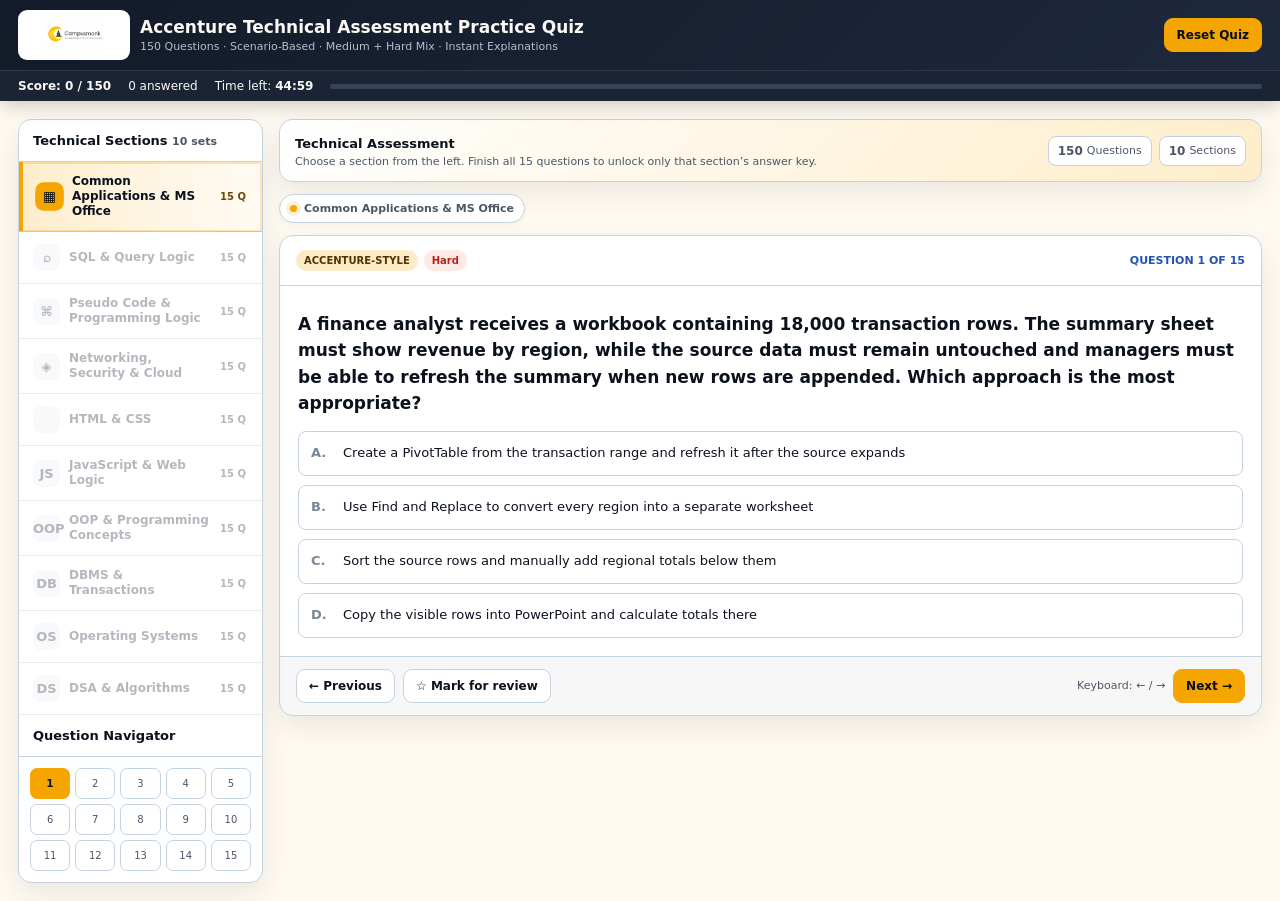
<file: src/games/html-assessments/accenture-technical/index.html>
<!doctype html>
<html lang="en"><head><meta charset="utf-8"><meta name="viewport" content="width=device-width,initial-scale=1">
<title>  — Accenture Technical Assessment Practice Quiz</title><style>
:root{
 /* Mirrors the app palette in src/app/globals.css so the quiz iframe reads
    as the same product. Keep these in sync with --primary/--background/
    --card/--foreground/--muted-foreground/--border there. */
 --brand:oklch(0.78 0.17 75);--brand2:oklch(0.70 0.16 70);--navy:oklch(0.18 0.025 260);
 --bg:oklch(0.985 0.012 86);--card:oklch(1 0 0);--ink:oklch(0.18 0.025 260);
 --muted:oklch(0.45 0.03 260);--line:oklch(0.86 0.025 248);--soft:oklch(0.95 0.05 86);
 --good:oklch(0.52 0.14 152);--goodbg:oklch(0.94 0.05 152);
 --bad:oklch(0.50 0.19 25);--badbg:oklch(0.94 0.05 25);
 --brand-ink:oklch(0.16 0.025 260);
 /* App bar. Branded dark in both themes, but in dark it sits just above the
    page background instead of below it. */
 --topbg:oklch(0.22 0.03 260);--topbg2:oklch(0.28 0.04 264);
 --topink:oklch(0.98 0.008 86);--topsub:oklch(0.80 0.02 258);
 --statsbg:oklch(0.26 0.035 262);--statsline:oklch(0.34 0.04 262);
 --track:oklch(0.38 0.04 262);
 --sunken:color-mix(in oklch,var(--ink),transparent 97%);
 --shadow:0 10px 28px color-mix(in oklch,var(--navy),transparent 92%)
}
*{box-sizing:border-box}html,body{margin:0;min-height:100%;font-family:Inter,ui-sans-serif,system-ui,-apple-system,Segoe UI,Roboto,Arial;color:var(--ink);background:var(--bg)}
/* Applied to <html> by the theme bridge before first paint, and to <body>
   by app.js; both are matched so neither can leave the other light. */
.dark{--bg:oklch(0.14 0.025 260);--card:oklch(0.20 0.028 260);--ink:oklch(0.97 0.012 86);
 --muted:oklch(0.73 0.025 255);--line:oklch(0.32 0.03 262);--soft:oklch(0.27 0.045 82);
 --brand:oklch(0.84 0.18 78);--brand2:oklch(0.76 0.16 72);
 --good:oklch(0.80 0.14 152);--goodbg:oklch(0.30 0.07 152);
 --bad:oklch(0.72 0.16 25);--badbg:oklch(0.30 0.08 25);
 --topbg:oklch(0.17 0.028 260);--topbg2:oklch(0.21 0.03 264);
 --statsbg:oklch(0.19 0.028 260);--statsline:oklch(0.26 0.03 262);
 --track:oklch(0.30 0.03 262);
 --sunken:color-mix(in oklch,var(--ink),transparent 94%);
 --shadow:0 16px 38px oklch(0 0 0 / .35)}
button,select{font:inherit}.top{position:sticky;top:0;z-index:20;background:linear-gradient(135deg,var(--topbg),var(--topbg2));color:var(--topink);box-shadow:0 4px 18px oklch(0 0 0 / .20)}
.topbar{max-width:1420px;margin:auto;padding:10px 18px;display:flex;align-items:center;justify-content:space-between;gap:14px}.brand{display:flex;align-items:center;gap:10px;min-width:0}
.brand img{width:112px;height:50px;object-fit:contain;background:#fff;border-radius:9px;padding:4px}.brand h1{font-size:17px;margin:0;white-space:nowrap}.brand p{font-size:11px;color:var(--topsub);margin:3px 0 0}
.topactions{display:flex;gap:7px;flex-wrap:wrap;justify-content:flex-end}.btn{border:1px solid var(--line);background:var(--card);color:var(--ink);padding:9px 12px;border-radius:9px;cursor:pointer;font-size:12px;font-weight:750}
.btn:hover{transform:translateY(-1px)}.btn.primary{background:var(--brand);border-color:var(--brand);color:var(--brand-ink)}.btn.darkbtn,.btn.ghost{background:var(--topbg2);border-color:var(--statsline);color:var(--topink)}
.stats{background:var(--statsbg);border-top:1px solid var(--statsline);color:var(--topink)}.statsin{max-width:1420px;margin:auto;padding:8px 18px;display:flex;gap:17px;align-items:center;font-size:12px}.progress{height:5px;background:var(--track);border-radius:99px;overflow:hidden;flex:1}.progress i{display:block;height:100%;width:0;background:linear-gradient(90deg,var(--brand2),var(--brand))}
.timer{font-variant-numeric:tabular-nums;font-weight:900}.timer.warn{color:#ffd15c}.timer.danger{color:#ff7474}
.wrap{max-width:1420px;margin:18px auto;padding:0 18px}.notice{background:var(--soft);border:1px solid color-mix(in oklch,var(--brand),transparent 45%);border-left:5px solid var(--brand);padding:10px 13px;border-radius:10px;margin-bottom:15px;font-size:12px;line-height:1.55}
.layout{display:grid;grid-template-columns:245px minmax(0,1fr);gap:16px;align-items:start}.sidebar{position:sticky;top:91px;background:var(--card);border:1px solid var(--line);border-radius:13px;overflow:hidden;box-shadow:var(--shadow)}
.sidehead{padding:13px 14px;border-bottom:1px solid var(--line);font-size:13px;font-weight:850}.sectionbtn{display:block;width:100%;text-align:left;border:0;border-bottom:1px solid var(--line);background:transparent;color:var(--ink);padding:12px 14px;cursor:pointer;font-size:12px;font-weight:750}
.sectionbtn.active{background:var(--soft);box-shadow:inset 4px 0 var(--brand)}.sectionbtn span{float:right;color:var(--muted);font-weight:650}.navgrid{padding:11px;display:grid;grid-template-columns:repeat(5,1fr);gap:5px;max-height:430px;overflow:auto}
.qnav{height:31px;border:1px solid var(--line);background:var(--card);color:var(--muted);border-radius:7px;font-size:10px;cursor:pointer}.qnav.current{background:var(--brand);border-color:var(--brand);color:var(--brand-ink);font-weight:900}.qnav.answered{box-shadow:inset 0 -3px var(--good)}
.main{min-width:0}.toolbar{display:flex;justify-content:space-between;align-items:center;gap:8px;flex-wrap:wrap;margin-bottom:12px}
.card{background:var(--card);border:1px solid var(--line);border-radius:14px;box-shadow:var(--shadow);overflow:hidden}.qtop{padding:14px 16px;border-bottom:1px solid var(--line);display:flex;justify-content:space-between;align-items:center;gap:10px}.badges{display:flex;gap:6px;flex-wrap:wrap}.badge{font-size:10px;font-weight:850;padding:5px 8px;border-radius:99px;background:#eef2f7;color:#475467}.dark .badge{background:#1d2838;color:#c2ccda}.badge.brand{background:color-mix(in oklch,var(--brand),transparent 78%);color:color-mix(in oklch,var(--brand),black 55%)}.dark .badge.brand{background:color-mix(in oklch,var(--brand),transparent 82%);color:var(--brand)}
.qbody{padding:18px}.qnum{font-size:11px;color:#2453b5;font-weight:900;text-transform:uppercase}.dark .qnum{color:#9bbaff}.qtext{font-size:17px;line-height:1.55;font-weight:750;margin:7px 0 15px;white-space:pre-line}
.code{background:#151719;color:#f4f5f7;border:1px solid #333;border-radius:8px;padding:14px;overflow:auto;font:12px/1.55 ui-monospace,SFMono-Regular,Menlo,Consolas,monospace;white-space:pre-wrap;margin:10px 0 15px}
.options{display:grid;gap:9px}.opt{display:flex;gap:10px;width:100%;align-items:flex-start;text-align:left;border:1px solid var(--line);background:var(--card);color:var(--ink);padding:12px;border-radius:8px;cursor:pointer;font-size:13px;line-height:1.45}.opt:hover:not(:disabled){border-color:var(--brand);background:var(--soft)}
.opt.correct{background:var(--goodbg);border-color:var(--good);color:var(--good)}.opt.wrong{background:var(--badbg);border-color:var(--bad);color:var(--bad)}.opt:disabled{cursor:default}.letter{min-width:22px;font-weight:900;color:#7a8798}
.explain{display:none;margin-top:14px;padding:12px 14px;border-left:4px solid #2563eb;background:#eff6ff;color:#1e3a8a;border-radius:4px;font-size:12px;line-height:1.55}.dark .explain{background:#11203b;color:#c0d3ff}
.actions{display:flex;justify-content:space-between;gap:10px;padding:12px 16px;border-top:1px solid var(--line);background:var(--sunken)}.leftactions,.rightactions{display:flex;gap:8px;align-items:center}.small{font-size:11px;color:var(--muted)}
.result{display:none;margin-top:16px}.result.show{display:block}.resultin{padding:20px}.scorebig{font-size:35px;font-weight:950}.resultgrid{display:grid;grid-template-columns:repeat(4,1fr);gap:10px;margin-top:14px}.metric{border:1px solid var(--line);border-radius:10px;padding:12px}.metric b{display:block;font-size:18px}.metric span{font-size:11px;color:var(--muted)}
.modal{display:none;position:fixed;inset:0;z-index:50;background:#030712b8;align-items:center;justify-content:center;padding:18px}.modal.show{display:flex}.modalbox{width:min(760px,100%);max-height:90vh;overflow:auto;background:var(--card);color:var(--ink);border:1px solid var(--line);border-radius:16px;box-shadow:0 25px 70px #0008}.modalhead{padding:15px 17px;border-bottom:1px solid var(--line);display:flex;justify-content:space-between}.modalbody{padding:17px}.modalbody p{font-size:12px;color:var(--muted);line-height:1.6}.close{border:0;background:transparent;color:var(--muted);font-size:22px;cursor:pointer}
@media(max-width:900px){.layout{grid-template-columns:1fr}.sidebar{position:static}.navgrid{max-height:230px}.resultgrid{grid-template-columns:repeat(2,1fr)}}@media(max-width:600px){.topbar{align-items:flex-start}.brand img{width:94px;height:44px}.brand h1{font-size:13px;white-space:normal}.brand p{display:none}.statsin{flex-wrap:wrap}.progress{flex-basis:100%;order:3}.wrap{padding:0 9px}.qtext{font-size:15px}.actions{position:static;flex-wrap:wrap}}

/* --- Assessment polish --- */
.sectionbtn{position:relative;display:flex;align-items:center;gap:9px;min-height:49px;overflow:hidden;transition:background .2s ease,transform .2s ease,padding-left .2s ease}
.sectionbtn:hover{background:var(--soft);padding-left:17px}
.sectionbtn.active{background:linear-gradient(90deg,color-mix(in oklch,var(--brand),transparent 80%),color-mix(in oklch,var(--brand),transparent 96%));padding-left:17px}
.sectionbtn.active .sectionIcon{background:var(--brand);color:var(--brand-ink);transform:scale(1.06)}
.sectionIcon{display:grid;place-items:center;width:27px;height:27px;border-radius:8px;background:#edf1f6;color:#65758b;font-size:13px;transition:all .2s ease;flex:0 0 27px}
.dark .sectionIcon{background:#1b2636;color:#aebbd0}
.sectionName{flex:1;line-height:1.25}
.sectionCount{font-size:10px;color:var(--muted);font-weight:850;padding-right:2px}
.activeLine{position:absolute;left:0;top:7px;bottom:7px;width:4px;border-radius:0 5px 5px 0;background:var(--brand);transform:scaleY(0);transition:transform .22s ease;transform-origin:center}
.sectionbtn.active .activeLine{transform:scaleY(1)}
.sectionStatus{display:inline-flex;align-items:center;gap:7px;border:1px solid var(--line);background:var(--card);border-radius:999px;padding:7px 10px;font-size:11px;color:var(--muted);box-shadow:0 2px 7px #0000000a}
.statusDot{width:7px;height:7px;border-radius:50%;background:var(--brand);box-shadow:0 0 0 4px color-mix(in oklch,var(--brand),transparent 84%)}
.badge.medium{background:#e8f1ff;color:#1d4ed8}.badge.hard{background:#ffe5e1;color:#b42318}
.dark .badge.medium{background:#162b4d;color:#9ec0ff}.dark .badge.hard{background:#3b1d1b;color:#ffaaa0}
.miniIntro{display:flex;justify-content:space-between;align-items:center;gap:14px;margin-bottom:12px;padding:13px 15px;border:1px solid var(--line);border-radius:13px;background:linear-gradient(135deg,var(--card),var(--soft));box-shadow:var(--shadow)}
.miniIntro b{font-size:13px}.miniIntro span{display:block;color:var(--muted);font-size:11px;margin-top:3px}
.miniStats{display:flex;gap:7px;flex-wrap:wrap;justify-content:flex-end}.miniStats span{display:inline-flex!important;align-items:center;gap:4px;border:1px solid var(--line);background:var(--card);padding:7px 9px;border-radius:8px;margin:0!important}.miniStats span b{font-size:12px}
.sectionPulse{animation:sectionPulse .32s ease}.qbody{transition:background .2s ease}.opt{transition:transform .15s ease,border-color .15s ease,background .15s ease}.opt:hover:not(:disabled){transform:translateX(2px)}
@keyframes sectionPulse{0%{opacity:.55;transform:translateY(4px)}100%{opacity:1;transform:translateY(0)}}
@media(max-width:760px){.miniIntro{align-items:flex-start;flex-direction:column}.miniStats{justify-content:flex-start}.sectionStatus{width:100%;justify-content:center}}

.result.show{animation:resultIn .35s ease}.resultin{padding:22px}
@keyframes resultIn{from{opacity:0;transform:translateY(12px)}to{opacity:1;transform:translateY(0)}}

.sectionbtn{cursor:pointer;user-select:none}.sectionbtn.locked{opacity:.42;cursor:not-allowed;filter:grayscale(.2);pointer-events:auto}.sectionbtn.locked:hover{transform:none;background:transparent}.keyActions{display:flex;justify-content:flex-end;margin-top:14px;padding-top:14px;border-top:1px solid var(--line)}
.sectionbtn:active{transform:scale(.985)}
.sectionbtn .sectionName{float:none!important}
.sectionbtn .sectionCount{float:none!important}
.sectionbtn .sectionIcon{float:none!important}
.badge.easy{background:#e9f9ef;color:#16703a}
.dark .badge.easy{background:#173524;color:#91e6ad}
.sectionKey{display:none;margin-top:14px}
.sectionKey.show{display:block;animation:resultIn .3s ease}
.keyInner{padding:18px}
.keyTitle{display:flex;justify-content:space-between;align-items:center;gap:10px;border-bottom:1px solid var(--line);padding-bottom:12px}
.keyTitle h3{margin:3px 0 0;font-size:16px}
.keyDone{font-size:11px;font-weight:900;background:var(--goodbg);color:var(--good);border:1px solid color-mix(in oklch,var(--good),transparent 55%);padding:7px 10px;border-radius:999px}
.keyHint{font-size:12px;color:var(--muted);line-height:1.5;margin:12px 0}
.keyGrid{display:grid;grid-template-columns:repeat(5,1fr);gap:7px}
.keyItem{display:flex;align-items:center;gap:7px;border:1px solid var(--line);border-radius:8px;padding:9px;background:var(--card);font-size:11px}
.keyItem b{font-size:11px}.keyItem span{color:var(--muted);flex:1}.keyItem em{font-style:normal;font-weight:900}
.keyItem.ok{border-left:3px solid var(--good)}.keyItem.ok em{color:var(--good)}
.keyItem.bad{border-left:3px solid var(--bad)}.keyItem.bad em{color:var(--bad)}
@media(max-width:700px){.keyGrid{grid-template-columns:repeat(2,1fr)}}

/* Section navigation: unmistakable active state */
.sidebar{overflow:visible}
.sectionbtn{border-left:0!important}
.sectionbtn.active{outline:2px solid color-mix(in oklch,var(--brand),transparent 72%);outline-offset:-2px}
.sectionbtn.active .sectionName{font-weight:900;color:var(--ink)}
.sectionbtn.active .sectionCount{color:color-mix(in oklch,var(--brand),black 45%)}
.dark .sectionbtn.active .sectionCount{color:var(--brand)}
.sectionIcon{font-weight:900}
.sectionKey .keyHint{margin-bottom:14px}

/* Enhanced assessment question styling */
.badge.medium{background:#e9f1ff;color:#2457a7}
.badge.hard{background:#ffe9e5;color:#b42318}
.badge.easy{background:#e9f9ef;color:#16703a}
.dark .badge.medium{background:#172b48;color:#9fc4ff}
.dark .badge.hard{background:#42211d;color:#ffaaa0}
.dark .badge.easy{background:#173524;color:#91e6ad}

/* Exact section-answer-key interaction: hidden until current section is complete */
.keyGrid{grid-template-columns:repeat(5,minmax(0,1fr));gap:8px}
.keyItem{min-height:34px}
@media(max-width:900px){.keyGrid{grid-template-columns:repeat(3,minmax(0,1fr))}}
@media(max-width:600px){.keyGrid{grid-template-columns:repeat(2,minmax(0,1fr))}}
</style>
<style>
/* Final result should contain summary only; hide question-by-question review */
#resultList, #resultQuestions, .resultList, .resultQuestions, .result-detail-list {
  display:none !important;
}
</style>
<style>#reviewlist,.reviewlist,.reviewitem{display:none!important}</style></head>
<body>
<header class="top"><div class="topbar">
<div class="brand"><img src="[data-uri]" alt=" "><div><h1>Accenture Technical Assessment Practice Quiz</h1><p>150 Questions · Scenario-Based · Medium + Hard Mix · Instant Explanations</p></div></div>
<div class="topactions"><button class="btn primary" onclick="resetQuiz()">Reset Quiz</button></div>
</div><div class="stats"><div class="statsin"><b id="score">Score: 0 / 150</b><span id="answered">0 answered</span><span>Time left: <span id="timer" class="timer">45:00</span></span><div class="progress"><i id="progress"></i></div></div></div></header>
<main class="wrap">
<div class="layout"><aside class="sidebar"><div class="sidehead">Technical Sections <span class="small">10 sets</span></div><div id="sections"></div><div class="sidehead">Question Navigator</div><div id="navgrid" class="navgrid"></div></aside>
<section class="main">
<div class="miniIntro"><div><b>Technical Assessment</b><span>Choose a section from the left. Finish all 15 questions to unlock only that section’s answer key.</span></div><div class="miniStats"><span><b>150</b> Questions</span><span><b>10</b> Sections</span></div></div>
<div class="toolbar"><span id="sectionLabel" class="sectionStatus"><span class="statusDot"></span><b></b></span></div>
<article class="card"><div class="qtop"><div class="badges"><span class="badge brand">ACCENTURE-STYLE</span><span id="tag" class="badge">Practice</span></div><div id="qnum" class="qnum">Question 1 of 15</div></div>
<div class="qbody"><div id="qtitle" class="qtext"></div><pre id="code" class="code"></pre><div id="options" class="options"></div><div id="explain" class="explain"><b>Explanation:</b> <span id="explainText"></span></div></div>
<div class="actions"><div class="leftactions"><button id="prevBtn" class="btn" onclick="prev()">← Previous</button><button id="flagBtn" class="btn" onclick="flag()">☆ Mark for review</button></div><div class="rightactions"><span class="small">Keyboard: ← / →</span><button type="button" id="nextBtn" class="btn primary" onclick="next()">Next →</button></div></div></article>
<section id="sectionKey" class="card sectionKey"><div class="keyInner">
<div class="keyTitle"><div><span class="small">Section complete</span><h3 id="keySectionName">Answer Key</h3></div><span class="keyDone">✓ Completed</span></div>
<p class="keyHint">You attempted every question in this section. Review your answers below before moving to another section.</p>
<div id="keyGrid" class="keyGrid"></div>
<div class="keyActions"><button type="button" id="nextSectionBtn" class="btn primary" onclick="continueFromKey()">Next Section →</button></div>
</div></section>
<section id="result" class="card result"><div class="resultin"><div class="small">Assessment Result · 150 Questions</div><div id="finalScore" class="scorebig">0/0</div><div class="resultgrid"><div class="metric"><b id="accuracy">0%</b><span>Accuracy</span></div><div class="metric"><b id="attempted">0</b><span>Attempted</span></div><div class="metric"><b id="remaining">150</b><span>Unattempted</span></div><div class="metric"><b id="flagged">0</b><span>Marked</span></div></div><div style="margin-top:12px"><button class="btn primary" onclick="scrollTo({top:0,behavior:'smooth'})">Back to Questions</button></div></div></section>
</section></div></main>
<script src="app.js"></script>
</body></html>
</file>
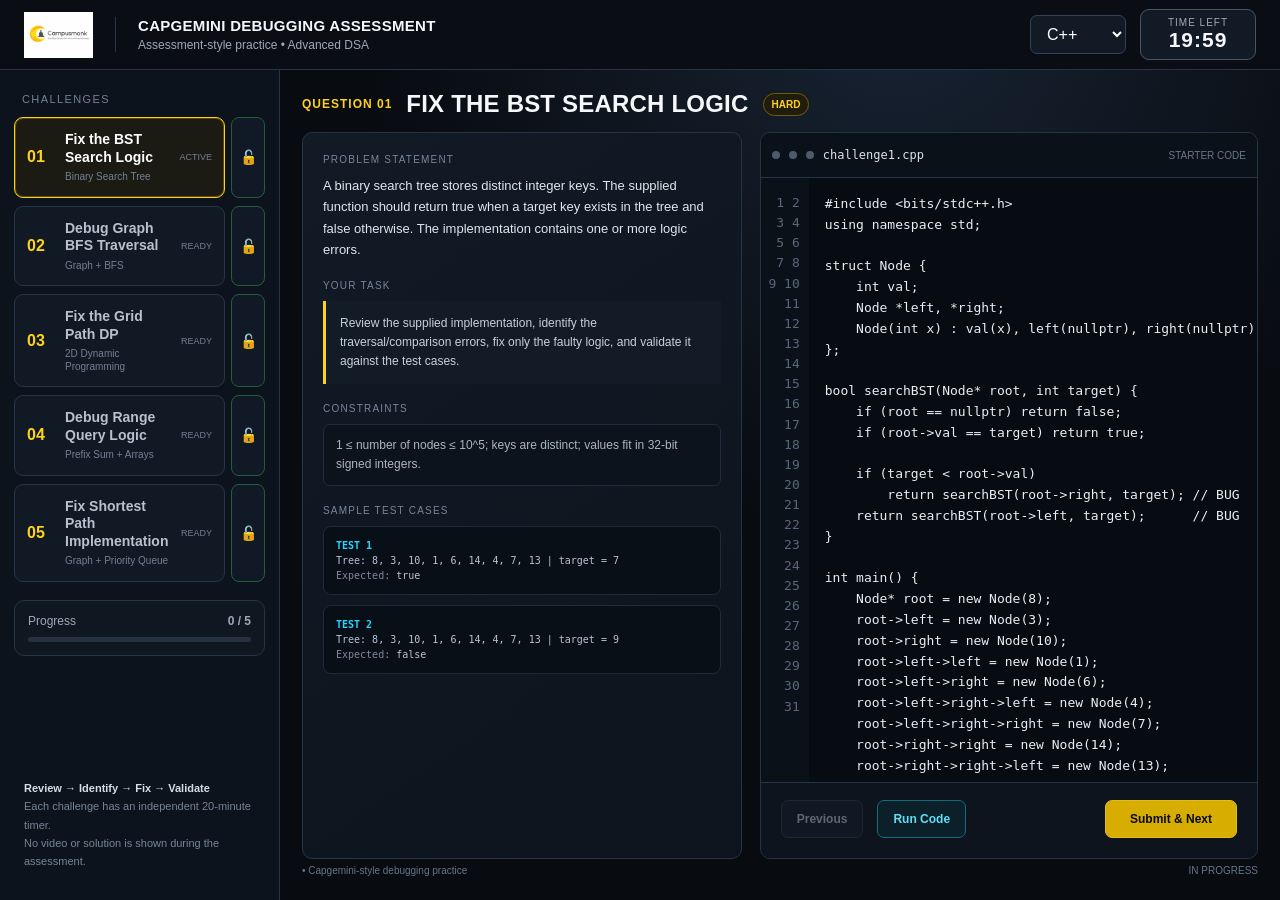
<file: src/games/html-assessments/debugging-assessment-1/index.html>
<!doctype html>
<html lang="en">
<head>
<meta charset="utf-8">
<meta name="viewport" content="width=device-width,initial-scale=1">
<title>  — Capgemini Debugging Assessment</title>
<style>
:root {
  --bg:#080b10; --panel:#101721; --panel2:#141d29; --line:#263447;
  --text:#f5f7fa; --muted:#9ca9b8; --yellow:#ffd21a; --amber:#ffad12;
  --cyan:#27d7ff; --danger:#ff4d4d; --green:#52d273;
}
*{box-sizing:border-box} body{margin:0;background:radial-gradient(circle at 70% 0%,#182333 0,#080b10 42%);color:var(--text);font-family:Inter,Segoe UI,Arial,sans-serif;min-height:100vh;overflow-y:auto}
button,select{font:inherit} button{cursor:pointer}
.top{height:70px;border-bottom:1px solid var(--line);background:#0a0e14;display:flex;align-items:center;padding:0 24px;gap:22px}
.logo{height:46px;width:auto;max-width:210px;object-fit:contain;object-position:left center}
.brand{border-left:1px solid var(--line);padding-left:22px}
.brand b{font-size:15px;letter-spacing:.3px} .brand span{display:block;color:var(--muted);font-size:12px;margin-top:3px}
.topright{margin-left:auto;display:flex;align-items:center;gap:14px}
.timer{min-width:116px;text-align:center;border:1px solid #47556a;background:#121a25;border-radius:9px;padding:7px 13px}
.timer small{display:block;color:var(--muted);font-size:10px;text-transform:uppercase;letter-spacing:1px} .timer strong{font-size:21px;letter-spacing:1px}
.timer.warning strong{color:var(--amber)} .timer.danger strong{color:var(--danger)}
.lang{background:#111a25;color:#fff;border:1px solid #344258;border-radius:7px;padding:9px 12px}.lang option{background:#fff;color:#111}
.layout{min-height:calc(100vh - 70px);display:grid;grid-template-columns:280px minmax(0,1fr);min-width:0;align-items:stretch}
.sidebar{border-right:1px solid var(--line);background:#0d131c;padding:20px 14px;display:flex;flex-direction:column}
.side-title{font-size:11px;text-transform:uppercase;color:#748297;letter-spacing:1.4px;margin:3px 8px 12px}
.qnav{display:grid;gap:8px}
.qbtn{border:1px solid #263548;background:#111925;color:#b8c2cf;border-radius:9px;text-align:left;padding:13px 12px;display:grid;grid-template-columns:28px minmax(0,1fr) auto;align-items:center;gap:10px;transition:.15s;min-width:0;width:100%;overflow:hidden}
.qbtn:hover{border-color:#506078} .qbtn.active{border-color:var(--yellow);background:#1b1b13;color:#fff;box-shadow:0 0 0 1px #5b4b00 inset}
.qbtn.locked{opacity:.42;cursor:not-allowed} .qnum{font-weight:800;color:var(--yellow);width:28px;min-width:28px} .qbtn > span:nth-child(2){min-width:0;display:block;overflow:hidden}.qbtn b{display:block;font-size:14px;line-height:1.25;white-space:normal;overflow-wrap:anywhere}.qmeta{display:block;font-size:10px;color:#738094;margin-top:5px;line-height:1.25;white-space:normal;overflow-wrap:anywhere}.status{white-space:nowrap;align-self:center}
.status{font-size:9px;color:#738094;text-align:right} .qbtn.done .status{color:var(--green)}
.progress{margin-top:18px;border:1px solid var(--line);border-radius:10px;padding:13px;background:#0f1721}
.progress-head{display:flex;justify-content:space-between;font-size:12px;color:var(--muted)} .bar{height:5px;background:#253141;border-radius:10px;margin-top:9px;overflow:hidden} .bar i{display:block;height:100%;width:20%;background:var(--yellow)}
.rules{margin-top:auto;color:#778598;font-size:11px;line-height:1.65;padding:10px}
.main{padding:20px 22px 14px;display:flex;flex-direction:column;min-width:0;min-height:0}
.question-head{display:flex;align-items:center;gap:14px;margin-bottom:14px;min-width:0;flex-wrap:wrap}.question-head h1{min-width:0;overflow-wrap:anywhere}
.qtag{color:var(--yellow);font-weight:800;font-size:12px;letter-spacing:1px} h1{font-size:24px;margin:0;text-transform:uppercase;letter-spacing:.2px} .pill{font-size:10px;border:1px solid #765d00;color:var(--yellow);background:#211d0c;padding:5px 8px;border-radius:999px;text-transform:uppercase;font-weight:700}
.workspace{display:grid;grid-template-columns:minmax(430px,46%) minmax(0,54%);gap:18px;min-height:0;flex:1;width:100%;min-width:0}
.card{background:linear-gradient(145deg,#111a25,#0d141e);border:1px solid var(--line);border-radius:10px;min-height:0;overflow:hidden}
.problem{display:flex;flex-direction:column;min-height:0}
.problem-body{padding:20px 20px 24px;overflow:auto;min-width:0;overflow-wrap:anywhere}
.section-title{font-size:10px;text-transform:uppercase;color:#77869a;letter-spacing:1.2px;margin:0 0 9px;line-height:1.3}
.statement{font-size:13px;line-height:1.65;color:#e1e6ed;margin:0 0 18px;overflow-wrap:anywhere}
.taskbox{border-left:3px solid var(--yellow);background:#121b26;padding:13px 14px;font-size:12px;line-height:1.6;color:#c8d0db;margin-bottom:18px;overflow-wrap:anywhere}
.constraints{font-size:12px;line-height:1.55;color:#aab5c3;background:#0c131c;border:1px solid #202d3e;border-radius:7px;padding:11px 12px;margin-bottom:18px;overflow-wrap:anywhere}
.tests{display:grid;gap:10px;min-width:0} .test{background:#090f17;border:1px solid #1f2b3a;border-radius:8px;padding:11px 12px;font-family:ui-monospace,SFMono-Regular,Consolas,monospace;font-size:10px;color:#b9c5d4;line-height:1.5;white-space:normal;overflow-wrap:anywhere;word-break:break-word}
.test b{color:var(--cyan);font-weight:600}
.editor{display:flex;flex-direction:column;min-width:0;min-height:560px;width:100%}
.editor-top{height:45px;background:#0b1119;border-bottom:1px solid var(--line);display:flex;align-items:center;padding:0 11px;gap:9px}
.file{font:12px ui-monospace,monospace;color:#dbe2eb} .dot{width:8px;height:8px;border-radius:50%;background:#4c5a6c}
.editor-wrap{position:relative;display:flex;flex:1;min-height:0;background:#070c12}
.lines{width:48px;background:#0b1119;color:#58677b;text-align:right;padding:15px 9px 15px 0;font:13px/1.55 ui-monospace,monospace;overflow:hidden;user-select:none}
textarea{flex:1;min-width:0;min-height:0;resize:none;border:0;outline:0;background:#070c12;color:#e9eef5;padding:16px 16px;font:13px/1.6 ui-monospace,SFMono-Regular,Consolas,monospace;white-space:pre;overflow:auto;tab-size:4}
.actions{height:66px;background:#0d141e;border-top:1px solid var(--line);display:grid;grid-template-columns:auto auto 1fr;align-items:center;gap:12px;padding:10px 16px;flex-shrink:0;position:relative;z-index:3}
.actions #submit{justify-self:end;margin-left:0!important;min-width:132px}
.btn{border:1px solid #344258;background:#151f2c;color:#dce3ec;border-radius:7px;padding:10px 15px;font-weight:700;font-size:12px;white-space:nowrap;min-height:38px}
.btn:hover{border-color:#65758c} .btn.primary{background:#d6ad00;color:#090b0e;border-color:#e3bd12} .btn.run{border-color:#146b7d;color:#62ddf7;background:#0b2028} .btn:disabled{opacity:.4;cursor:not-allowed}
.output{position:absolute;left:0;right:0;bottom:0;background:#0d141d;border-top:1px solid #2d3b4d;max-height:150px;overflow:auto;padding:10px 14px;font:11px/1.5 ui-monospace,monospace;display:none}
.output.show{display:block} .ok{color:var(--green)} .err{color:var(--danger)} .info{color:#b6c1cf}
.footerline{height:27px;padding-top:6px;color:#66758a;font-size:10px;display:flex;justify-content:space-between}
.modal{position:fixed;inset:0;background:#000b;display:none;align-items:center;justify-content:center;z-index:20}
.modal.show{display:flex} .modalbox{width:430px;background:#111a25;border:1px solid #39495e;border-radius:12px;padding:22px;box-shadow:0 25px 80px #000}
.modalbox h2{margin:0 0 8px;font-size:19px} .modalbox p{color:#9eabba;font-size:12px;line-height:1.5} .stats{display:grid;grid-template-columns:1fr 1fr 1fr;gap:8px;margin:15px 0} .stat{border:1px solid #29384a;border-radius:8px;padding:11px;background:#0c131c;text-align:center} .stat b{font-size:20px;display:block;color:var(--yellow)} .stat span{font-size:9px;color:#77869a;text-transform:uppercase}
@media(max-width:1150px) and (min-width:901px){.layout{grid-template-columns:250px minmax(0,1fr)}.workspace{grid-template-columns:minmax(400px,46%) minmax(0,54%);gap:14px}.main{padding:16px}.top{padding:0 14px}.brand{display:none}}
@media(max-width:900px){
body{overflow:auto;height:auto;min-width:0}
.top{height:64px;padding:0 12px;gap:10px}
.logo{height:40px;max-width:120px}
.brand{display:block;border-left:1px solid var(--line);padding-left:10px;min-width:0}
.brand b{font-size:11px;display:block;white-space:nowrap;overflow:hidden;text-overflow:ellipsis}
.brand span{font-size:9px;white-space:nowrap;overflow:hidden;text-overflow:ellipsis}
.topright{gap:6px}.topright .lang{padding:7px 8px;font-size:11px}.timer{min-width:82px;padding:5px 7px}.timer strong{font-size:16px}
.layout{display:block;height:auto;min-height:calc(100vh - 64px);min-width:0}
.sidebar{display:none}
.main{padding:12px;overflow:visible;min-width:0}
.question-head{gap:8px;margin-bottom:12px;align-items:center}.question-head h1{font-size:19px;line-height:1.2;flex:1 1 100%;order:3}.qtag{font-size:11px}.pill{font-size:9px}
.workspace{grid-template-columns:1fr;grid-template-rows:auto auto;gap:12px;overflow:visible;min-width:0}
.problem,.editor{width:100%;min-width:0;min-height:0}
.problem-body{padding:16px}.statement{font-size:12px;line-height:1.55}.taskbox{font-size:11px}.constraints{font-size:11px}
.editor{height:600px}.actions{height:66px;grid-template-columns:auto auto 1fr;gap:10px;padding:10px 14px;flex-wrap:nowrap}.actions #submit{justify-self:end;margin-left:0!important;min-width:124px}.btn{padding:9px 12px;min-width:0}
.footerline{height:auto;padding:8px 2px 14px;gap:8px;flex-wrap:wrap}
}
.actions{display:grid;grid-template-columns:auto auto 1fr;align-items:center;gap:14px;width:100%;box-sizing:border-box;padding:16px 20px 20px!important;min-height:76px;overflow:visible}.actions .btn{margin:0!important;box-sizing:border-box;white-space:nowrap}.actions #submit{justify-self:end;margin-left:0!important}.editor .code{flex:1 1 auto;min-height:0;overflow:auto}.actions{flex:0 0 auto}
@media(max-width:520px){.topright .lang{display:none}.brand{max-width:175px}.question-head h1{font-size:17px}.editor{height:560px}.actions{grid-template-columns:auto auto 1fr;gap:12px;padding:16px 20px 20px;box-sizing:border-box;min-height:78px}.actions .btn{font-size:10px;padding:10px 12px;margin:0;box-sizing:border-box;white-space:nowrap}.actions #submit{min-width:112px;margin-left:auto}.editor{overflow:hidden}.actions{flex-shrink:0}}


/* Manual question lock/unlock only */
.qrow{display:grid;grid-template-columns:minmax(0,1fr) 34px;gap:6px;min-width:0;align-items:stretch}.qrow .qbtn{min-width:0}.lockbtn{border:1px solid #344258;background:#101925;color:#f5c542;border-radius:8px;display:flex;align-items:center;justify-content:center;cursor:pointer;font-size:14px;min-width:34px;padding:0}.lockbtn:hover{border-color:#f5c542}.lockbtn.is-unlocked{color:#4ade80;border-color:#245d39}.lockbtn.is-locked{color:#f5c542;border-color:#5b4b00;background:#1b1b13}
</style>
</head>
<body>
<header class="top">
  <img class="logo" src="[data-uri]" alt=" ">
  <div class="brand"><b>CAPGEMINI DEBUGGING ASSESSMENT</b><span>Assessment-style practice • Advanced DSA</span></div>
  <div class="topright">
    <select id="language" class="lang" aria-label="Language">
      <option>C</option><option selected>C++</option><option>Java</option><option>Python</option>
    </select>
    <div id="timer" class="timer"><small>Time left</small><strong>20:00</strong></div>
  </div>
</header>

<div class="layout">
  <aside class="sidebar">
    <div class="side-title">Challenges</div>
    <div id="qnav" class="qnav"></div>
    <div class="progress">
      <div class="progress-head"><span>Progress</span><b id="progText">0 / 5</b></div>
      <div class="bar"><i id="progBar"></i></div>
    </div>
    <div class="rules">
      <b style="color:#d8dee7">Review → Identify → Fix → Validate</b><br>
      Each challenge has an independent 20-minute timer.<br>
      No video or solution is shown during the assessment.
    </div>
  </aside>

  <main class="main">
    <div class="question-head">
      <span id="qtag" class="qtag">QUESTION 01</span>
      <h1 id="title">Fix the BST Search Logic</h1>
      <span id="difficulty" class="pill">HARD</span>
    </div>

    <div class="workspace">
      <section class="card problem">
        <div class="problem-body">
          <p class="section-title">Problem Statement</p>
          <p id="statement" class="statement"></p>
          <p class="section-title">Your Task</p>
          <div id="task" class="taskbox"></div>
          <p class="section-title">Constraints</p>
          <div id="constraints" class="constraints"></div>
          <p class="section-title">Sample Test Cases</p>
          <div id="tests" class="tests"></div>
        </div>
      </section>

      <section class="card editor">
        <div class="editor-top">
          <span class="dot"></span><span class="dot"></span><span class="dot"></span>
          <span id="filename" class="file">challenge1.cpp</span>
          <span style="margin-left:auto;color:#68778b;font-size:10px">STARTER CODE</span>
        </div>
        <div class="editor-wrap">
          <div id="lines" class="lines"></div>
          <textarea id="code" spellcheck="false"></textarea>
          <div id="output" class="output"></div>
        </div>
        <div class="actions">
          <button id="prev" class="btn">Previous</button>
          <button id="run" class="btn run">Run Code</button>
          <button id="submit" class="btn primary" style="margin-left:auto">Submit &amp; Next</button>
        </div>
      </section>
    </div>
    <div class="footerline"><span>  • Capgemini-style debugging practice</span><span id="stateText">IN PROGRESS</span></div>
  </main>
</div>

<div id="modal" class="modal">
  <div class="modalbox">
    <h2>Submit Assessment?</h2>
    <p>Your final submission can contain solved, unsolved and expired challenges.</p>
    <div class="stats">
      <div class="stat"><b id="solvedStat">0</b><span>Solved</span></div>
      <div class="stat"><b id="unsolvedStat">0</b><span>Unsolved</span></div>
      <div class="stat"><b id="expiredStat">0</b><span>Expired</span></div>
    </div>
    <div style="display:flex;gap:9px;justify-content:flex-end">
      <button id="cancel" class="btn">Go Back</button>
      <button id="final" class="btn primary">Submit Now</button>
    </div>
  </div>
</div>

<div id="resultModal" class="modal">
  <div class="modalbox" style="width:480px">
    <h2 id="resultTitle">Submission Result</h2>
    <p id="resultSummary">0 / 0 test cases passed</p>
    <div id="resultTests" class="tests" style="margin:14px 0;max-height:260px;overflow:auto"></div>
    <div style="display:flex;gap:9px;justify-content:flex-end">
      <button id="resultClose" class="btn primary">Close</button>
    </div>
  </div>
</div>

<script src="script.js" defer></script>

</body>
</html>
</file>
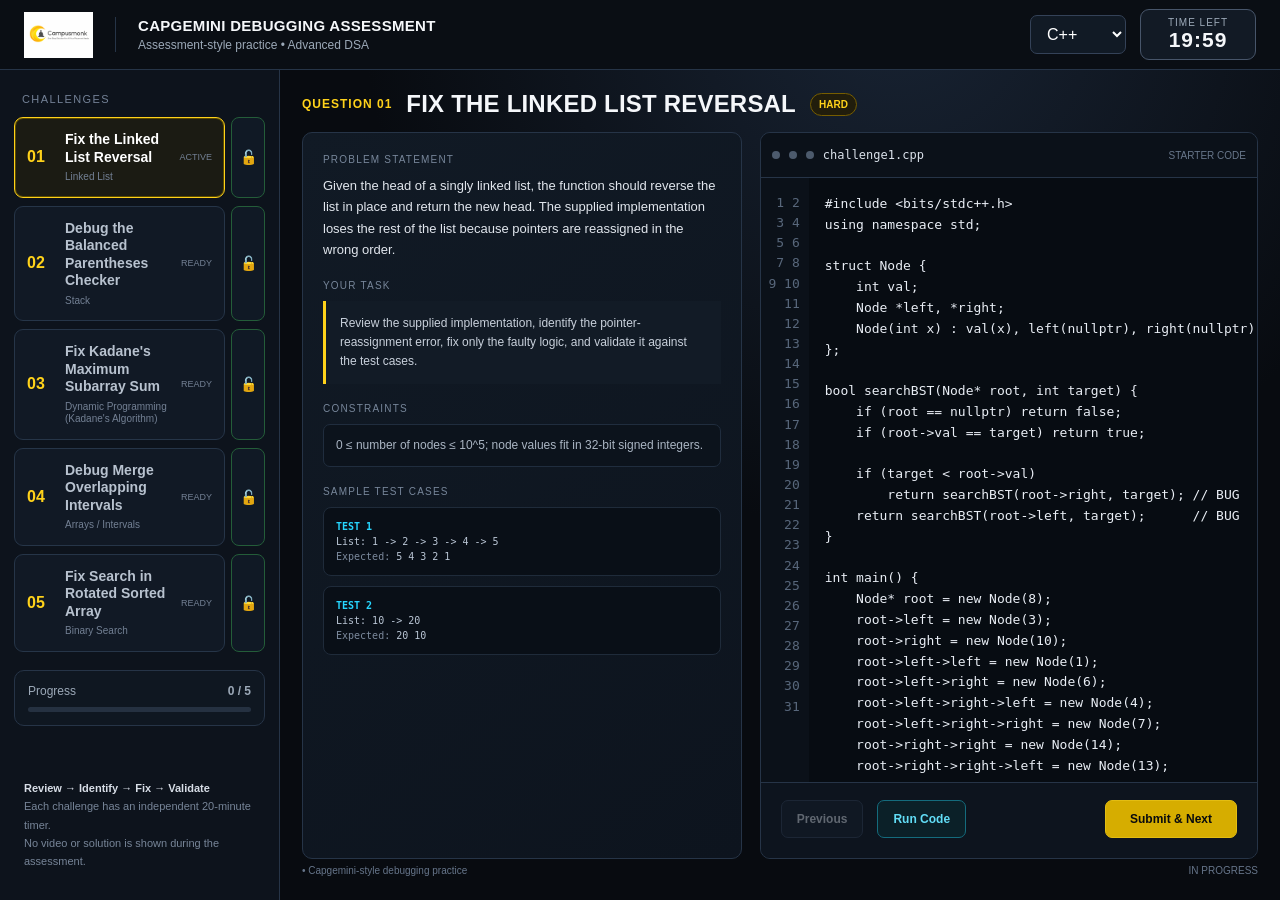
<file: src/games/html-assessments/debugging-assessment-2/index.html>
<!doctype html>
<html lang="en">
<head>
<meta charset="utf-8">
<meta name="viewport" content="width=device-width,initial-scale=1">
<title>  — Capgemini Debugging Assessment</title>
<style>
:root {
  --bg:#080b10; --panel:#101721; --panel2:#141d29; --line:#263447;
  --text:#f5f7fa; --muted:#9ca9b8; --yellow:#ffd21a; --amber:#ffad12;
  --cyan:#27d7ff; --danger:#ff4d4d; --green:#52d273;
}
*{box-sizing:border-box} body{margin:0;background:radial-gradient(circle at 70% 0%,#182333 0,#080b10 42%);color:var(--text);font-family:Inter,Segoe UI,Arial,sans-serif;min-height:100vh;overflow-y:auto}
button,select{font:inherit} button{cursor:pointer}
.top{height:70px;border-bottom:1px solid var(--line);background:#0a0e14;display:flex;align-items:center;padding:0 24px;gap:22px}
.logo{height:46px;width:auto;max-width:210px;object-fit:contain;object-position:left center}
.brand{border-left:1px solid var(--line);padding-left:22px}
.brand b{font-size:15px;letter-spacing:.3px} .brand span{display:block;color:var(--muted);font-size:12px;margin-top:3px}
.topright{margin-left:auto;display:flex;align-items:center;gap:14px}
.timer{min-width:116px;text-align:center;border:1px solid #47556a;background:#121a25;border-radius:9px;padding:7px 13px}
.timer small{display:block;color:var(--muted);font-size:10px;text-transform:uppercase;letter-spacing:1px} .timer strong{font-size:21px;letter-spacing:1px}
.timer.warning strong{color:var(--amber)} .timer.danger strong{color:var(--danger)}
.lang{background:#111a25;color:#fff;border:1px solid #344258;border-radius:7px;padding:9px 12px}
.layout{min-height:calc(100vh - 70px);display:grid;grid-template-columns:280px minmax(0,1fr);min-width:0;align-items:stretch}
.sidebar{border-right:1px solid var(--line);background:#0d131c;padding:20px 14px;display:flex;flex-direction:column}
.side-title{font-size:11px;text-transform:uppercase;color:#748297;letter-spacing:1.4px;margin:3px 8px 12px}
.qnav{display:grid;gap:8px}
.qbtn{border:1px solid #263548;background:#111925;color:#b8c2cf;border-radius:9px;text-align:left;padding:13px 12px;display:grid;grid-template-columns:28px minmax(0,1fr) auto;align-items:center;gap:10px;transition:.15s;min-width:0;width:100%;overflow:hidden}
.qbtn:hover{border-color:#506078} .qbtn.active{border-color:var(--yellow);background:#1b1b13;color:#fff;box-shadow:0 0 0 1px #5b4b00 inset}
.qbtn.locked{opacity:.42;cursor:not-allowed} .qnum{font-weight:800;color:var(--yellow);width:28px;min-width:28px} .qbtn > span:nth-child(2){min-width:0;display:block;overflow:hidden}.qbtn b{display:block;font-size:14px;line-height:1.25;white-space:normal;overflow-wrap:anywhere}.qmeta{display:block;font-size:10px;color:#738094;margin-top:5px;line-height:1.25;white-space:normal;overflow-wrap:anywhere}.status{white-space:nowrap;align-self:center}
.status{font-size:9px;color:#738094;text-align:right} .qbtn.done .status{color:var(--green)}
.progress{margin-top:18px;border:1px solid var(--line);border-radius:10px;padding:13px;background:#0f1721}
.progress-head{display:flex;justify-content:space-between;font-size:12px;color:var(--muted)} .bar{height:5px;background:#253141;border-radius:10px;margin-top:9px;overflow:hidden} .bar i{display:block;height:100%;width:20%;background:var(--yellow)}
.rules{margin-top:auto;color:#778598;font-size:11px;line-height:1.65;padding:10px}
.main{padding:20px 22px 14px;display:flex;flex-direction:column;min-width:0;min-height:0}
.question-head{display:flex;align-items:center;gap:14px;margin-bottom:14px;min-width:0;flex-wrap:wrap}.question-head h1{min-width:0;overflow-wrap:anywhere}
.qtag{color:var(--yellow);font-weight:800;font-size:12px;letter-spacing:1px} h1{font-size:24px;margin:0;text-transform:uppercase;letter-spacing:.2px} .pill{font-size:10px;border:1px solid #765d00;color:var(--yellow);background:#211d0c;padding:5px 8px;border-radius:999px;text-transform:uppercase;font-weight:700}
.workspace{display:grid;grid-template-columns:minmax(430px,46%) minmax(0,54%);gap:18px;min-height:0;flex:1;width:100%;min-width:0}
.card{background:linear-gradient(145deg,#111a25,#0d141e);border:1px solid var(--line);border-radius:10px;min-height:0;overflow:hidden}
.problem{display:flex;flex-direction:column;min-height:0}
.problem-body{padding:20px 20px 24px;overflow:auto;min-width:0;overflow-wrap:anywhere}
.section-title{font-size:10px;text-transform:uppercase;color:#77869a;letter-spacing:1.2px;margin:0 0 9px;line-height:1.3}
.statement{font-size:13px;line-height:1.65;color:#e1e6ed;margin:0 0 18px;overflow-wrap:anywhere}
.taskbox{border-left:3px solid var(--yellow);background:#121b26;padding:13px 14px;font-size:12px;line-height:1.6;color:#c8d0db;margin-bottom:18px;overflow-wrap:anywhere}
.constraints{font-size:12px;line-height:1.55;color:#aab5c3;background:#0c131c;border:1px solid #202d3e;border-radius:7px;padding:11px 12px;margin-bottom:18px;overflow-wrap:anywhere}
.tests{display:grid;gap:10px;min-width:0} .test{background:#090f17;border:1px solid #1f2b3a;border-radius:8px;padding:11px 12px;font-family:ui-monospace,SFMono-Regular,Consolas,monospace;font-size:10px;color:#b9c5d4;line-height:1.5;white-space:normal;overflow-wrap:anywhere;word-break:break-word}
.test b{color:var(--cyan);font-weight:600}
.editor{display:flex;flex-direction:column;min-width:0;min-height:560px;width:100%}
.editor-top{height:45px;background:#0b1119;border-bottom:1px solid var(--line);display:flex;align-items:center;padding:0 11px;gap:9px}
.file{font:12px ui-monospace,monospace;color:#dbe2eb} .dot{width:8px;height:8px;border-radius:50%;background:#4c5a6c}
.editor-wrap{position:relative;display:flex;flex:1;min-height:0;background:#070c12}
.lines{width:48px;background:#0b1119;color:#58677b;text-align:right;padding:15px 9px 15px 0;font:13px/1.55 ui-monospace,monospace;overflow:hidden;user-select:none}
textarea{flex:1;min-width:0;min-height:0;resize:none;border:0;outline:0;background:#070c12;color:#e9eef5;padding:16px 16px;font:13px/1.6 ui-monospace,SFMono-Regular,Consolas,monospace;white-space:pre;overflow:auto;tab-size:4}
.actions{height:66px;background:#0d141e;border-top:1px solid var(--line);display:grid;grid-template-columns:auto auto 1fr;align-items:center;gap:12px;padding:10px 16px;flex-shrink:0;position:relative;z-index:3}
.actions #submit{justify-self:end;margin-left:0!important;min-width:132px}
.btn{border:1px solid #344258;background:#151f2c;color:#dce3ec;border-radius:7px;padding:10px 15px;font-weight:700;font-size:12px;white-space:nowrap;min-height:38px}
.btn:hover{border-color:#65758c} .btn.primary{background:#d6ad00;color:#090b0e;border-color:#e3bd12} .btn.run{border-color:#146b7d;color:#62ddf7;background:#0b2028} .btn:disabled{opacity:.4;cursor:not-allowed}
.output{position:absolute;left:0;right:0;bottom:0;background:#0d141d;border-top:1px solid #2d3b4d;max-height:150px;overflow:auto;padding:10px 14px;font:11px/1.5 ui-monospace,monospace;display:none}
.output.show{display:block} .ok{color:var(--green)} .err{color:var(--danger)} .info{color:#b6c1cf}
.footerline{height:27px;padding-top:6px;color:#66758a;font-size:10px;display:flex;justify-content:space-between}
.modal{position:fixed;inset:0;background:#000b;display:none;align-items:center;justify-content:center;z-index:20}
.modal.show{display:flex} .modalbox{width:430px;background:#111a25;border:1px solid #39495e;border-radius:12px;padding:22px;box-shadow:0 25px 80px #000}
.modalbox h2{margin:0 0 8px;font-size:19px} .modalbox p{color:#9eabba;font-size:12px;line-height:1.5} .stats{display:grid;grid-template-columns:1fr 1fr 1fr;gap:8px;margin:15px 0} .stat{border:1px solid #29384a;border-radius:8px;padding:11px;background:#0c131c;text-align:center} .stat b{font-size:20px;display:block;color:var(--yellow)} .stat span{font-size:9px;color:#77869a;text-transform:uppercase}
@media(max-width:1150px) and (min-width:901px){.layout{grid-template-columns:250px minmax(0,1fr)}.workspace{grid-template-columns:minmax(400px,46%) minmax(0,54%);gap:14px}.main{padding:16px}.top{padding:0 14px}.brand{display:none}}
@media(max-width:900px){
body{overflow:auto;height:auto;min-width:0}
.top{height:64px;padding:0 12px;gap:10px}
.logo{height:40px;max-width:120px}
.brand{display:block;border-left:1px solid var(--line);padding-left:10px;min-width:0}
.brand b{font-size:11px;display:block;white-space:nowrap;overflow:hidden;text-overflow:ellipsis}
.brand span{font-size:9px;white-space:nowrap;overflow:hidden;text-overflow:ellipsis}
.topright{gap:6px}.topright .lang{padding:7px 8px;font-size:11px}.timer{min-width:82px;padding:5px 7px}.timer strong{font-size:16px}
.layout{display:block;height:auto;min-height:calc(100vh - 64px);min-width:0}
.sidebar{display:none}
.main{padding:12px;overflow:visible;min-width:0}
.question-head{gap:8px;margin-bottom:12px;align-items:center}.question-head h1{font-size:19px;line-height:1.2;flex:1 1 100%;order:3}.qtag{font-size:11px}.pill{font-size:9px}
.workspace{grid-template-columns:1fr;grid-template-rows:auto auto;gap:12px;overflow:visible;min-width:0}
.problem,.editor{width:100%;min-width:0;min-height:0}
.problem-body{padding:16px}.statement{font-size:12px;line-height:1.55}.taskbox{font-size:11px}.constraints{font-size:11px}
.editor{height:600px}.actions{height:66px;grid-template-columns:auto auto 1fr;gap:10px;padding:10px 14px;flex-wrap:nowrap}.actions #submit{justify-self:end;margin-left:0!important;min-width:124px}.btn{padding:9px 12px;min-width:0}
.footerline{height:auto;padding:8px 2px 14px;gap:8px;flex-wrap:wrap}
}
.actions{display:grid;grid-template-columns:auto auto 1fr;align-items:center;gap:14px;width:100%;box-sizing:border-box;padding:16px 20px 20px!important;min-height:76px;overflow:visible}.actions .btn{margin:0!important;box-sizing:border-box;white-space:nowrap}.actions #submit{justify-self:end;margin-left:0!important}.editor .code{flex:1 1 auto;min-height:0;overflow:auto}.actions{flex:0 0 auto}
@media(max-width:520px){.topright .lang{display:none}.brand{max-width:175px}.question-head h1{font-size:17px}.editor{height:560px}.actions{grid-template-columns:auto auto 1fr;gap:12px;padding:16px 20px 20px;box-sizing:border-box;min-height:78px}.actions .btn{font-size:10px;padding:10px 12px;margin:0;box-sizing:border-box;white-space:nowrap}.actions #submit{min-width:112px;margin-left:auto}.editor{overflow:hidden}.actions{flex-shrink:0}}


/* Manual question lock/unlock only */
.qrow{display:grid;grid-template-columns:minmax(0,1fr) 34px;gap:6px;min-width:0;align-items:stretch}.qrow .qbtn{min-width:0}.lockbtn{border:1px solid #344258;background:#101925;color:#f5c542;border-radius:8px;display:flex;align-items:center;justify-content:center;cursor:pointer;font-size:14px;min-width:34px;padding:0}.lockbtn:hover{border-color:#f5c542}.lockbtn.is-unlocked{color:#4ade80;border-color:#245d39}.lockbtn.is-locked{color:#f5c542;border-color:#5b4b00;background:#1b1b13}
</style>
</head>
<body>
<header class="top">
  <img class="logo" src="[data-uri]" alt=" ">
  <div class="brand"><b>CAPGEMINI DEBUGGING ASSESSMENT</b><span>Assessment-style practice • Advanced DSA</span></div>
  <div class="topright">
    <select id="language" class="lang" aria-label="Language">
      <option>C</option><option selected>C++</option><option>Java</option><option>Python</option>
    </select>
    <div id="timer" class="timer"><small>Time left</small><strong>20:00</strong></div>
  </div>
</header>

<div class="layout">
  <aside class="sidebar">
    <div class="side-title">Challenges</div>
    <div id="qnav" class="qnav"></div>
    <div class="progress">
      <div class="progress-head"><span>Progress</span><b id="progText">0 / 5</b></div>
      <div class="bar"><i id="progBar"></i></div>
    </div>
    <div class="rules">
      <b style="color:#d8dee7">Review → Identify → Fix → Validate</b><br>
      Each challenge has an independent 20-minute timer.<br>
      No video or solution is shown during the assessment.
    </div>
  </aside>

  <main class="main">
    <div class="question-head">
      <span id="qtag" class="qtag">QUESTION 01</span>
      <h1 id="title">Fix the BST Search Logic</h1>
      <span id="difficulty" class="pill">HARD</span>
    </div>

    <div class="workspace">
      <section class="card problem">
        <div class="problem-body">
          <p class="section-title">Problem Statement</p>
          <p id="statement" class="statement"></p>
          <p class="section-title">Your Task</p>
          <div id="task" class="taskbox"></div>
          <p class="section-title">Constraints</p>
          <div id="constraints" class="constraints"></div>
          <p class="section-title">Sample Test Cases</p>
          <div id="tests" class="tests"></div>
        </div>
      </section>

      <section class="card editor">
        <div class="editor-top">
          <span class="dot"></span><span class="dot"></span><span class="dot"></span>
          <span id="filename" class="file">challenge1.cpp</span>
          <span style="margin-left:auto;color:#68778b;font-size:10px">STARTER CODE</span>
        </div>
        <div class="editor-wrap">
          <div id="lines" class="lines"></div>
          <textarea id="code" spellcheck="false"></textarea>
          <div id="output" class="output"></div>
        </div>
        <div class="actions">
          <button id="prev" class="btn">Previous</button>
          <button id="run" class="btn run">Run Code</button>
          <button id="submit" class="btn primary" style="margin-left:auto">Submit &amp; Next</button>
        </div>
      </section>
    </div>
    <div class="footerline"><span>  • Capgemini-style debugging practice</span><span id="stateText">IN PROGRESS</span></div>
  </main>
</div>

<div id="modal" class="modal">
  <div class="modalbox">
    <h2>Submit Assessment?</h2>
    <p>Your final submission can contain solved, unsolved and expired challenges.</p>
    <div class="stats">
      <div class="stat"><b id="solvedStat">0</b><span>Solved</span></div>
      <div class="stat"><b id="unsolvedStat">0</b><span>Unsolved</span></div>
      <div class="stat"><b id="expiredStat">0</b><span>Expired</span></div>
    </div>
    <div style="display:flex;gap:9px;justify-content:flex-end">
      <button id="cancel" class="btn">Go Back</button>
      <button id="final" class="btn primary">Submit Now</button>
    </div>
  </div>
</div>

<div id="resultModal" class="modal">
  <div class="modalbox" style="width:480px">
    <h2 id="resultTitle">Submission Result</h2>
    <p id="resultSummary">0 / 0 test cases passed</p>
    <div id="resultTests" class="tests" style="margin:14px 0;max-height:260px;overflow:auto"></div>
    <div style="display:flex;gap:9px;justify-content:flex-end">
      <button id="resultClose" class="btn primary">Close</button>
    </div>
  </div>
</div>

<script src="script.js" defer></script>

</body>
</html>
</file>
